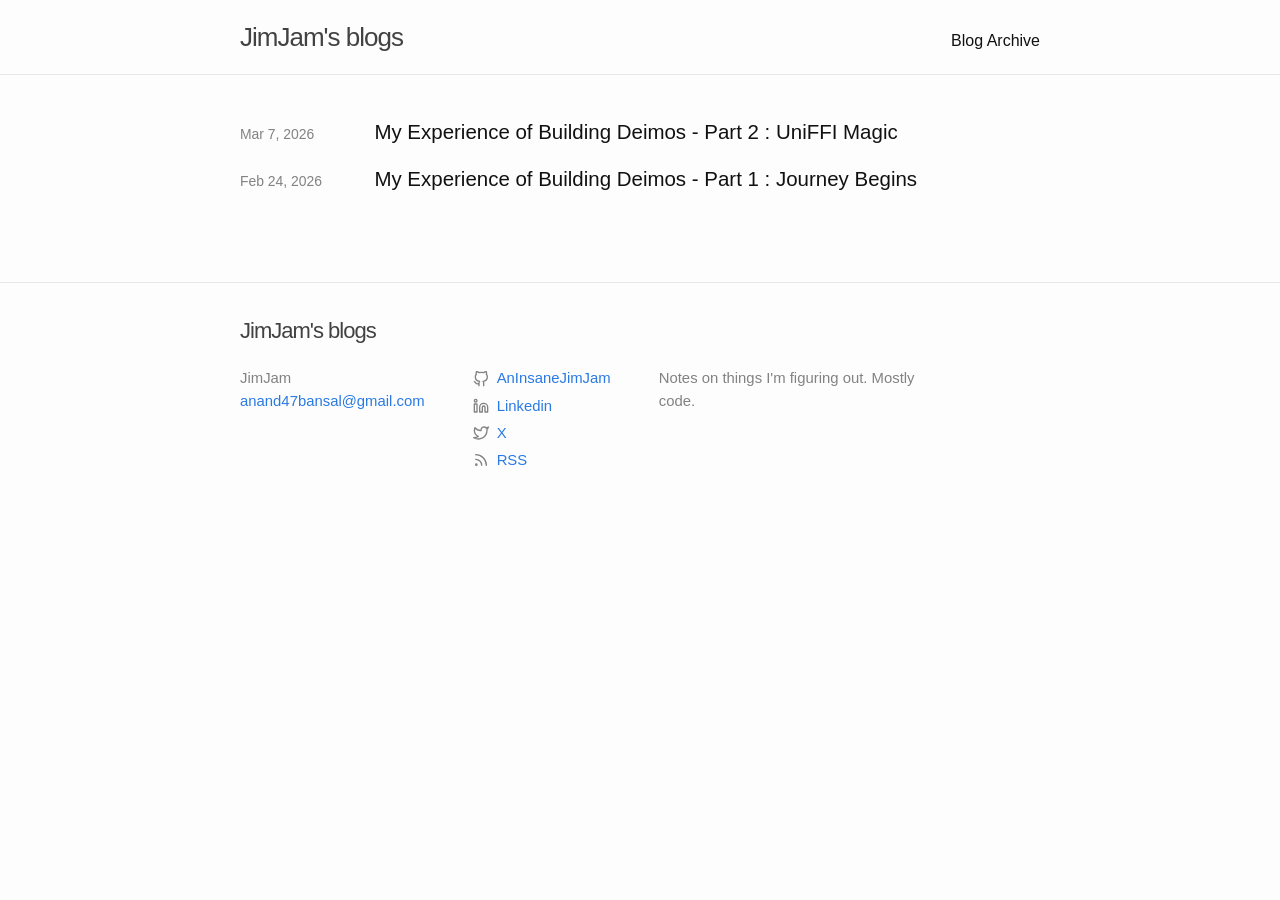
<file: docs/index.html>
<!doctype html>
<html lang="en">
<head>
<meta charset="utf-8">
<meta name="viewport" content="width=device-width, initial-scale=1">
<title>JimJam's blogs</title>
<link rel="alternate" type="application/rss+xml" title="JimJam's blogs" href="/feed.xml">
<link rel="stylesheet" href="/style.css">
</head>
<body>

<header><div class="wrap">
  <a class="site" href="/">JimJam's blogs</a>
  <nav><a href="/">Blog Archive</a></nav>
</div></header>

<main class="wrap">

<ul class="posts">
<li><span class="meta">Mar 7, 2026</span><a href="building-deimos-part-2/">My Experience of Building Deimos - Part 2 : UniFFI Magic</a></li>
<li><span class="meta">Feb 24, 2026</span><a href="building-deimos-part-1/">My Experience of Building Deimos - Part 1 : Journey Begins</a></li>
</ul>

</main>

<footer><div class="wrap">
  <p class="fname">JimJam's blogs</p>
  <div class="fcols">
    <p>JimJam<br><a href="mailto:anand47bansal@gmail.com">anand47bansal@gmail.com</a></p>
    <ul class="social">
      <li><a href="https://github.com/AnInsaneJimJam"><svg xmlns="http://www.w3.org/2000/svg" width="24" height="24" viewBox="0 0 24 24" fill="none" stroke="currentColor" stroke-width="2" stroke-linecap="round" stroke-linejoin="round" class="feather feather-github"><path d="M9 19c-5 1.5-5-2.5-7-3m14 6v-3.87a3.37 3.37 0 0 0-.94-2.61c3.14-.35 6.44-1.54 6.44-7A5.44 5.44 0 0 0 20 4.77 5.07 5.07 0 0 0 19.91 1S18.73.65 16 2.48a13.38 13.38 0 0 0-7 0C6.27.65 5.09 1 5.09 1A5.07 5.07 0 0 0 5 4.77a5.44 5.44 0 0 0-1.5 3.78c0 5.42 3.3 6.61 6.44 7A3.37 3.37 0 0 0 9 18.13V22"></path></svg><span>AnInsaneJimJam</span></a></li>
      <li><a href="https://www.linkedin.com/in/anand-bansal-2a10a4337/"><svg xmlns="http://www.w3.org/2000/svg" width="24" height="24" viewBox="0 0 24 24" fill="none" stroke="currentColor" stroke-width="2" stroke-linecap="round" stroke-linejoin="round" class="feather feather-linkedin"><path d="M16 8a6 6 0 0 1 6 6v7h-4v-7a2 2 0 0 0-2-2 2 2 0 0 0-2 2v7h-4v-7a6 6 0 0 1 6-6z"></path><rect x="2" y="9" width="4" height="12"></rect><circle cx="4" cy="4" r="2"></circle></svg><span>Linkedin</span></a></li>
      <li><a href="https://x.com/AnIdiotJimJam"><svg xmlns="http://www.w3.org/2000/svg" width="24" height="24" viewBox="0 0 24 24" fill="none" stroke="currentColor" stroke-width="2" stroke-linecap="round" stroke-linejoin="round" class="feather feather-twitter"><path d="M23 3a10.9 10.9 0 0 1-3.14 1.53 4.48 4.48 0 0 0-7.86 3v1A10.66 10.66 0 0 1 3 4s-4 9 5 13a11.64 11.64 0 0 1-7 2c9 5 20 0 20-11.5a4.5 4.5 0 0 0-.08-.83A7.72 7.72 0 0 0 23 3z"></path></svg><span>X</span></a></li>
      <li><a href="/feed.xml"><svg xmlns="http://www.w3.org/2000/svg" width="24" height="24" viewBox="0 0 24 24" fill="none" stroke="currentColor" stroke-width="2" stroke-linecap="round" stroke-linejoin="round" class="feather feather-rss"><path d="M4 11a9 9 0 0 1 9 9"></path><path d="M4 4a16 16 0 0 1 16 16"></path><circle cx="5" cy="19" r="1"></circle></svg><span>RSS</span></a></li>
    </ul>
    <p class="blurb">Notes on things I'm figuring out. Mostly code.</p>
  </div>
</div></footer>

</body>
</html>
</file>
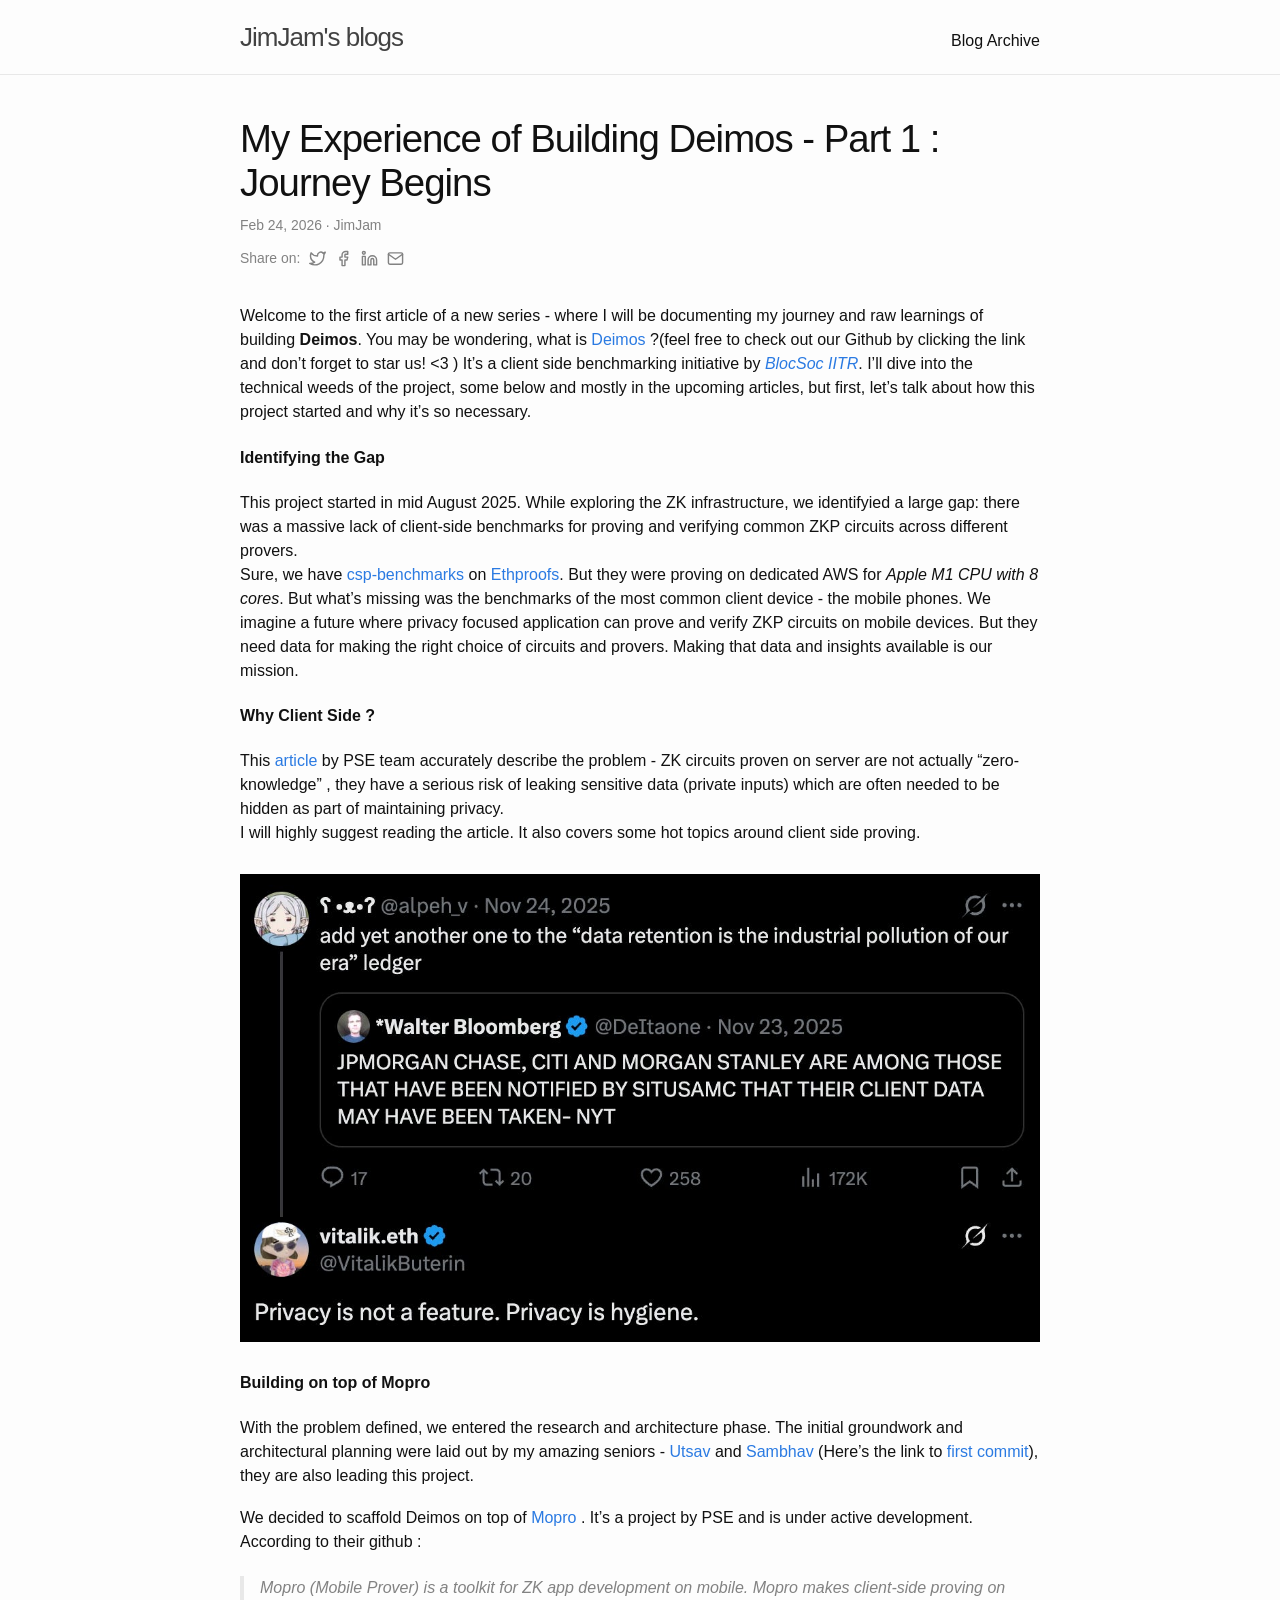
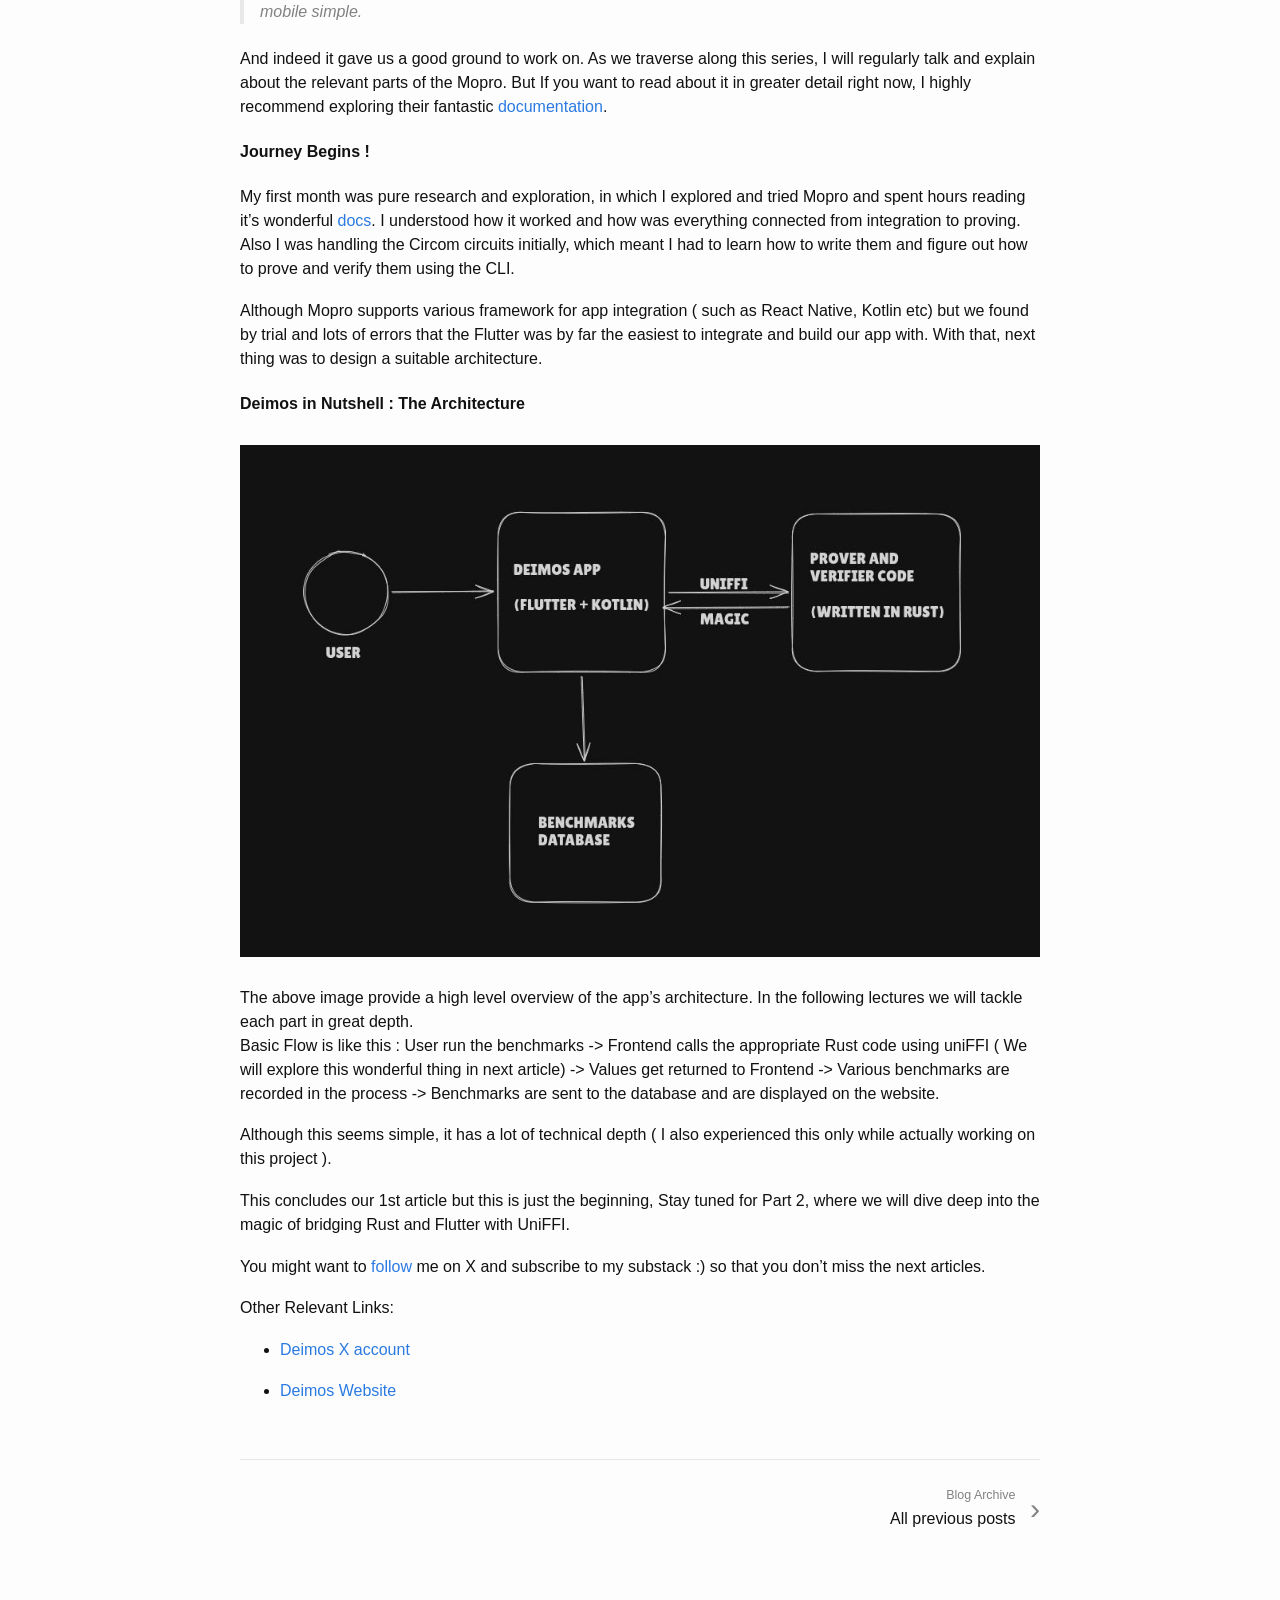
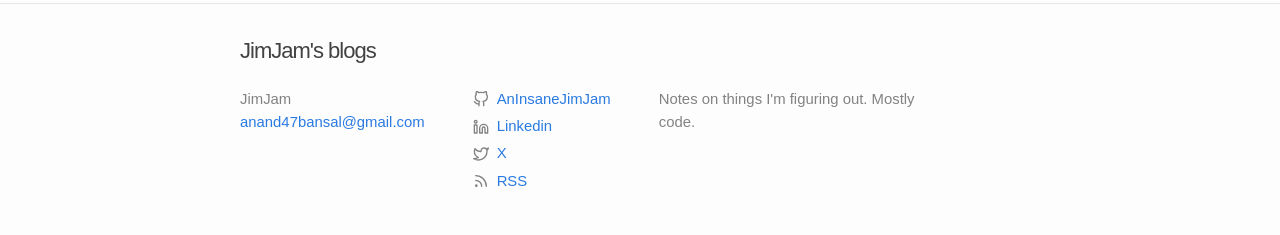
<file: docs/building-deimos-part-1/index.html>
<!doctype html>
<html lang="en">
<head>
<meta charset="utf-8">
<meta name="viewport" content="width=device-width, initial-scale=1">
<title>My Experience of Building Deimos - Part 1 : Journey Begins</title>
<link rel="alternate" type="application/rss+xml" title="JimJam's blogs" href="/feed.xml">
<link rel="stylesheet" href="/style.css">
</head>
<body>

<header><div class="wrap">
  <a class="site" href="/">JimJam's blogs</a>
  <nav><a href="/">Blog Archive</a></nav>
</div></header>

<main class="wrap">
<h1>My Experience of Building Deimos - Part 1 : Journey Begins</h1><p class="meta">Feb 24, 2026 &middot; JimJam</p><p class="share"><span>Share on:</span><a href="https://twitter.com/intent/tweet?url=https%3A%2F%2Fblog.anandbansal.me%2Fbuilding-deimos-part-1%2F&text=My%20Experience%20of%20Building%20Deimos%20-%20Part%201%20%3A%20Journey%20Begins" title="Share on twitter" aria-label="Share on twitter" rel="noopener" target="_blank"><svg xmlns="http://www.w3.org/2000/svg" width="24" height="24" viewBox="0 0 24 24" fill="none" stroke="currentColor" stroke-width="2" stroke-linecap="round" stroke-linejoin="round" class="feather feather-twitter"><path d="M23 3a10.9 10.9 0 0 1-3.14 1.53 4.48 4.48 0 0 0-7.86 3v1A10.66 10.66 0 0 1 3 4s-4 9 5 13a11.64 11.64 0 0 1-7 2c9 5 20 0 20-11.5a4.5 4.5 0 0 0-.08-.83A7.72 7.72 0 0 0 23 3z"></path></svg></a><a href="https://www.facebook.com/sharer/sharer.php?u=https%3A%2F%2Fblog.anandbansal.me%2Fbuilding-deimos-part-1%2F" title="Share on facebook" aria-label="Share on facebook" rel="noopener" target="_blank"><svg xmlns="http://www.w3.org/2000/svg" width="24" height="24" viewBox="0 0 24 24" fill="none" stroke="currentColor" stroke-width="2" stroke-linecap="round" stroke-linejoin="round" class="feather feather-facebook"><path d="M18 2h-3a5 5 0 0 0-5 5v3H7v4h3v8h4v-8h3l1-4h-4V7a1 1 0 0 1 1-1h3z"></path></svg></a><a href="https://www.linkedin.com/sharing/share-offsite/?url=https%3A%2F%2Fblog.anandbansal.me%2Fbuilding-deimos-part-1%2F" title="Share on linkedin" aria-label="Share on linkedin" rel="noopener" target="_blank"><svg xmlns="http://www.w3.org/2000/svg" width="24" height="24" viewBox="0 0 24 24" fill="none" stroke="currentColor" stroke-width="2" stroke-linecap="round" stroke-linejoin="round" class="feather feather-linkedin"><path d="M16 8a6 6 0 0 1 6 6v7h-4v-7a2 2 0 0 0-2-2 2 2 0 0 0-2 2v7h-4v-7a6 6 0 0 1 6-6z"></path><rect x="2" y="9" width="4" height="12"></rect><circle cx="4" cy="4" r="2"></circle></svg></a><a href="mailto:?subject=My%20Experience%20of%20Building%20Deimos%20-%20Part%201%20%3A%20Journey%20Begins&body=https%3A%2F%2Fblog.anandbansal.me%2Fbuilding-deimos-part-1%2F" title="Share on mail" aria-label="Share on mail" rel="noopener" target="_blank"><svg xmlns="http://www.w3.org/2000/svg" width="24" height="24" viewBox="0 0 24 24" fill="none" stroke="currentColor" stroke-width="2" stroke-linecap="round" stroke-linejoin="round" class="feather feather-mail"><path d="M4 4h16c1.1 0 2 .9 2 2v12c0 1.1-.9 2-2 2H4c-1.1 0-2-.9-2-2V6c0-1.1.9-2 2-2z"></path><polyline points="22,6 12,13 2,6"></polyline></svg></a></p>
<p>Welcome to the first article of a new series - where I will be documenting my journey and raw learnings of building <strong>Deimos</strong>. You may be wondering, what is <a href="https://github.com/BlocSoc-iitr/Deimos">Deimos</a> ?(feel free to check out our Github by clicking the link and don&rsquo;t forget to star us! &lt;3 ) It&rsquo;s a client side benchmarking initiative by <em><a href="https://blocsoc.eth.limo/">BlocSoc IITR</a></em>. I&rsquo;ll dive into the technical weeds of the project, some below and mostly in the upcoming articles, but first, let&rsquo;s talk about how this project started and why it&rsquo;s so necessary. </p>
<h4>Identifying the Gap</h4>
<p>This project started in mid August 2025. While exploring the ZK infrastructure, we identifyied a large gap: there was a massive lack of client-side benchmarks for proving and verifying common ZKP circuits across different provers.<br />
Sure, we have <a href="https://github.com/privacy-ethereum/csp-benchmarks">csp-benchmarks</a> on <a href="https://ethproofs.org/csp-benchmarks">Ethproofs</a>. But they were proving on dedicated AWS for <em>Apple M1 CPU with 8 cores</em>. But what&rsquo;s missing was the benchmarks of the most common client device - the mobile phones. We imagine a future where privacy focused application can prove and verify ZKP circuits on mobile devices. But they need data for making the right choice of circuits and provers. Making that data and insights available is our mission.</p>
<h4>Why Client Side ?</h4>
<p>This <a href="https://pse.dev/blog/client-side-gpu-everyday-ef-privacy">article</a> by PSE team accurately describe the problem - ZK circuits proven on server are not actually &ldquo;zero-knowledge&rdquo; , they have a serious risk of leaking sensitive data (private inputs) which are often needed to be hidden as part of maintaining privacy.<br />
I will highly suggest reading the article. It also covers some hot topics around client side proving.</p>
<p><a href="https://substackcdn.com/image/fetch/$s_!gdRY!,f_auto,q_auto:good,fl_progressive:steep/https%3A%2F%2Fsubstack-post-media.s3.amazonaws.com%2Fpublic%2Fimages%2Fc25aa184-a5d3-4c46-b5dc-71ba2c012392_1176x688.png"><img alt="privacy-is-hygiene" src="img1.png" /></a></p>
<h4>Building on top of Mopro</h4>
<p>With the problem defined, we entered the research and architecture phase. The initial groundwork and architectural planning were laid out by my amazing seniors - <a href="https://x.com/0x_senpai_x">Utsav </a> and <a href="https://x.com/0x_Wyrm">Sambhav</a> (Here&rsquo;s the link to <a href="https://github.com/BlocSoc-iitr/Deimos/commit/5ffde5606c9167bf0aa81b2a57cf2f94dfaa3d02">first commit</a>), they are also leading this project.</p>
<p>We decided to scaffold Deimos on top of <a href="https://github.com/zkmopro/mopro">Mopro</a> . It&rsquo;s a project by PSE and is under active development. According to their github :</p>
<blockquote>
<p><em>Mopro (Mobile Prover) is a toolkit for ZK app development on mobile. Mopro makes client-side proving on mobile simple.</em></p>
</blockquote>
<p>And indeed it gave us a good ground to work on. As we traverse along this series, I will regularly talk and explain about the relevant parts of the Mopro. But If you want to read about it in greater detail right now, I highly recommend exploring their fantastic <a href="https://zkmopro.org/docs/intro/">documentation</a>.  </p>
<h4>Journey Begins !</h4>
<p>My first month was pure research and exploration, in which I explored and tried Mopro and spent hours reading it&rsquo;s wonderful <a href="https://zkmopro.org/docs/intro/">docs</a>. I understood how it worked and how was everything connected from integration to proving. Also I was handling the Circom circuits initially, which meant I had to learn how to write them and figure out how to prove and verify them using the CLI. </p>
<p>Although Mopro supports various framework for app integration ( such as React Native, Kotlin etc) but we found by trial and lots of errors that the Flutter was by far the easiest to integrate and build our app with. With that, next thing was to design a suitable architecture.</p>
<h4>Deimos in Nutshell : The Architecture</h4>
<p><a href="https://substackcdn.com/image/fetch/$s_!7ksa!,f_auto,q_auto:good,fl_progressive:steep/https%3A%2F%2Fsubstack-post-media.s3.amazonaws.com%2Fpublic%2Fimages%2Ff2517148-7d2d-4f4d-86c5-e164734bd0dd_1003x642.png"><img alt="" src="img2.png" /></a></p>
<p>The above image provide a high level overview of the app&rsquo;s architecture. In the following lectures we will tackle each part in great depth.<br />
Basic Flow is like this : User run the benchmarks -&gt; Frontend calls the appropriate Rust code using uniFFI ( We will explore this wonderful thing in next article) -&gt; Values get returned to Frontend -&gt; Various benchmarks are recorded in the process -&gt; Benchmarks are sent to the database and are displayed on the website.</p>
<p>Although this seems simple, it has a lot of technical depth ( I also experienced this only while actually working on this project ).  </p>
<p>This concludes our 1st article but this is just the beginning, Stay tuned for Part 2, where we will dive deep into the magic of bridging Rust and Flutter with UniFFI.</p>
<p>You might want to <a href="https://x.com/AnIdiotJimJam">follow</a> me on X and subscribe to my substack :) so that you don&rsquo;t miss the next articles.  </p>
<p>Other Relevant Links: </p>
<ul>
<li>
<p><a href="https://x.com/Deimos_Labs">Deimos X account</a></p>
</li>
<li>
<p><a href="https://deimos-werw.vercel.app/">Deimos Website </a></p>
</li>
</ul>
<nav class="postnav"><span></span><a class="next" href="/"><span><span class="lbl">Blog Archive</span><span class="t">All previous posts</span></span><span class="arrow">&rsaquo;</span></a></nav>
</main>

<footer><div class="wrap">
  <p class="fname">JimJam's blogs</p>
  <div class="fcols">
    <p>JimJam<br><a href="mailto:anand47bansal@gmail.com">anand47bansal@gmail.com</a></p>
    <ul class="social">
      <li><a href="https://github.com/AnInsaneJimJam"><svg xmlns="http://www.w3.org/2000/svg" width="24" height="24" viewBox="0 0 24 24" fill="none" stroke="currentColor" stroke-width="2" stroke-linecap="round" stroke-linejoin="round" class="feather feather-github"><path d="M9 19c-5 1.5-5-2.5-7-3m14 6v-3.87a3.37 3.37 0 0 0-.94-2.61c3.14-.35 6.44-1.54 6.44-7A5.44 5.44 0 0 0 20 4.77 5.07 5.07 0 0 0 19.91 1S18.73.65 16 2.48a13.38 13.38 0 0 0-7 0C6.27.65 5.09 1 5.09 1A5.07 5.07 0 0 0 5 4.77a5.44 5.44 0 0 0-1.5 3.78c0 5.42 3.3 6.61 6.44 7A3.37 3.37 0 0 0 9 18.13V22"></path></svg><span>AnInsaneJimJam</span></a></li>
      <li><a href="https://www.linkedin.com/in/anand-bansal-2a10a4337/"><svg xmlns="http://www.w3.org/2000/svg" width="24" height="24" viewBox="0 0 24 24" fill="none" stroke="currentColor" stroke-width="2" stroke-linecap="round" stroke-linejoin="round" class="feather feather-linkedin"><path d="M16 8a6 6 0 0 1 6 6v7h-4v-7a2 2 0 0 0-2-2 2 2 0 0 0-2 2v7h-4v-7a6 6 0 0 1 6-6z"></path><rect x="2" y="9" width="4" height="12"></rect><circle cx="4" cy="4" r="2"></circle></svg><span>Linkedin</span></a></li>
      <li><a href="https://x.com/AnIdiotJimJam"><svg xmlns="http://www.w3.org/2000/svg" width="24" height="24" viewBox="0 0 24 24" fill="none" stroke="currentColor" stroke-width="2" stroke-linecap="round" stroke-linejoin="round" class="feather feather-twitter"><path d="M23 3a10.9 10.9 0 0 1-3.14 1.53 4.48 4.48 0 0 0-7.86 3v1A10.66 10.66 0 0 1 3 4s-4 9 5 13a11.64 11.64 0 0 1-7 2c9 5 20 0 20-11.5a4.5 4.5 0 0 0-.08-.83A7.72 7.72 0 0 0 23 3z"></path></svg><span>X</span></a></li>
      <li><a href="/feed.xml"><svg xmlns="http://www.w3.org/2000/svg" width="24" height="24" viewBox="0 0 24 24" fill="none" stroke="currentColor" stroke-width="2" stroke-linecap="round" stroke-linejoin="round" class="feather feather-rss"><path d="M4 11a9 9 0 0 1 9 9"></path><path d="M4 4a16 16 0 0 1 16 16"></path><circle cx="5" cy="19" r="1"></circle></svg><span>RSS</span></a></li>
    </ul>
    <p class="blurb">Notes on things I'm figuring out. Mostly code.</p>
  </div>
</div></footer>

</body>
</html>
</file>
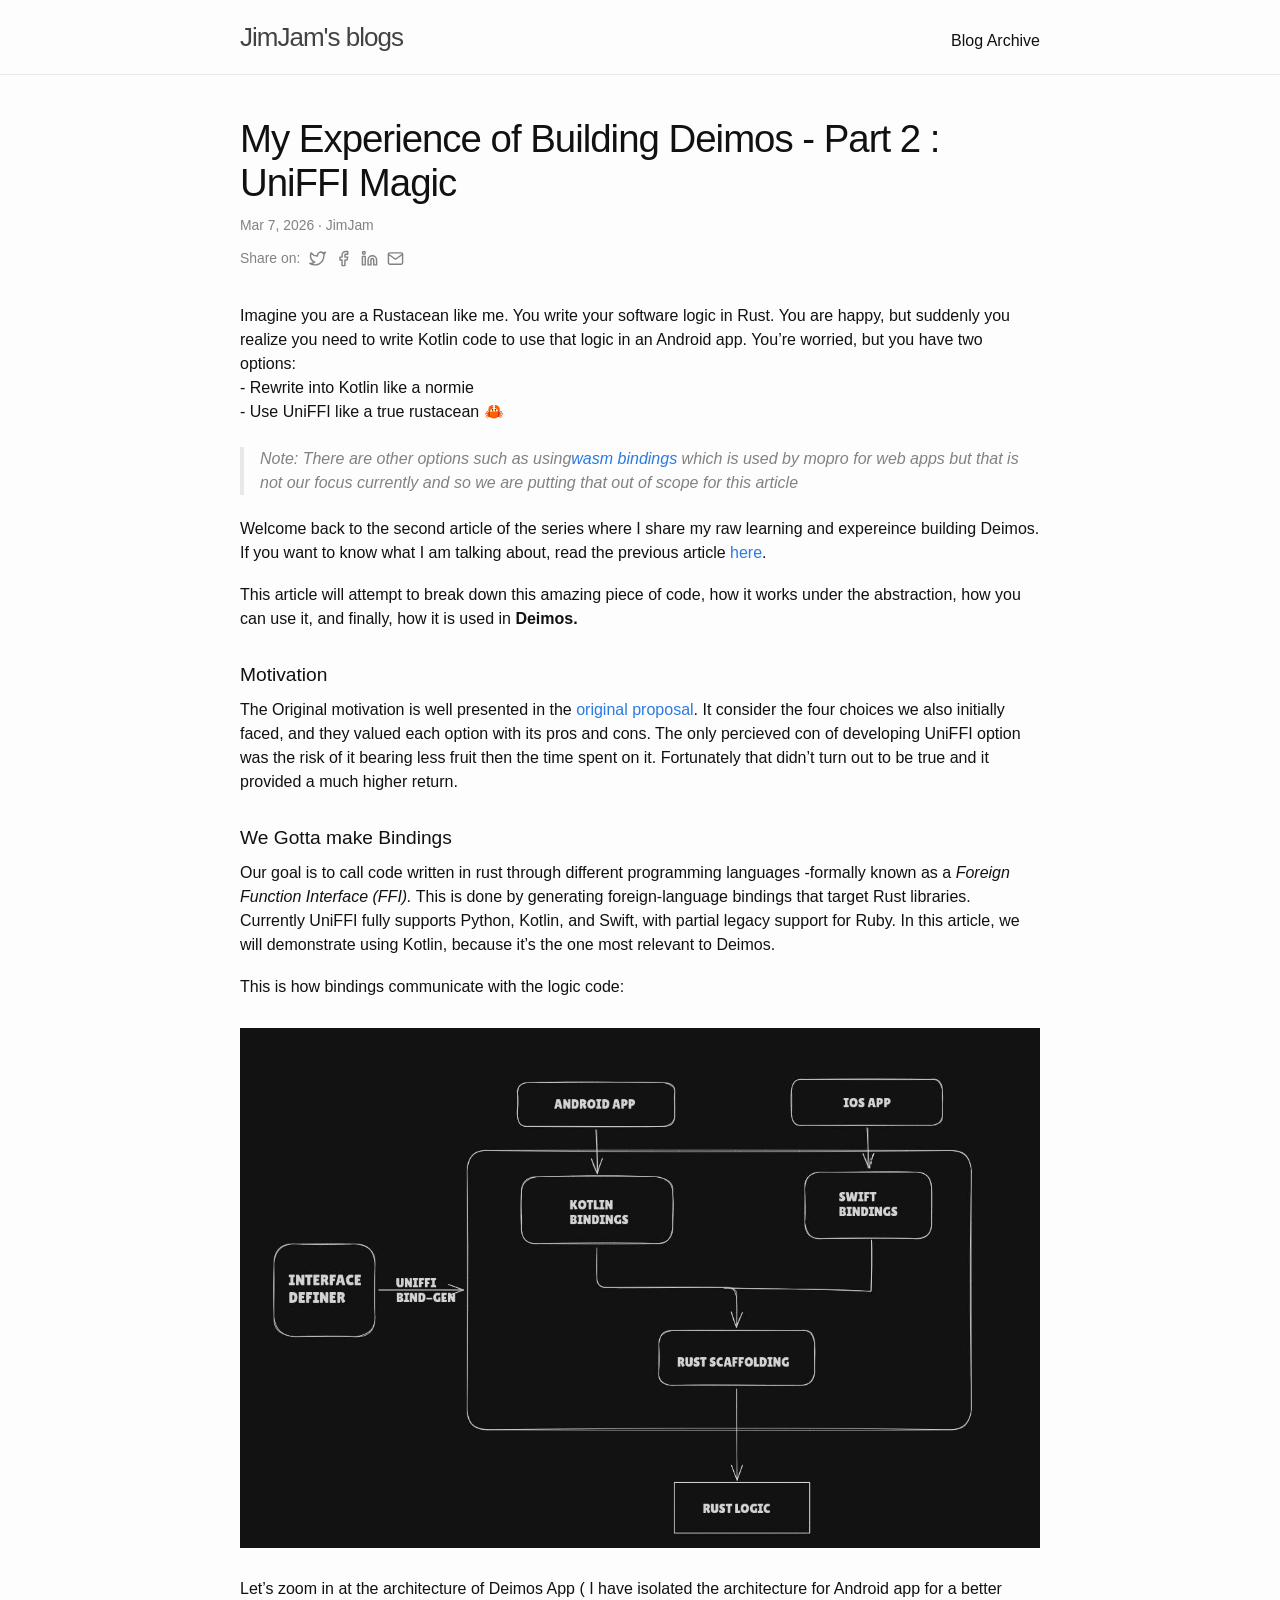
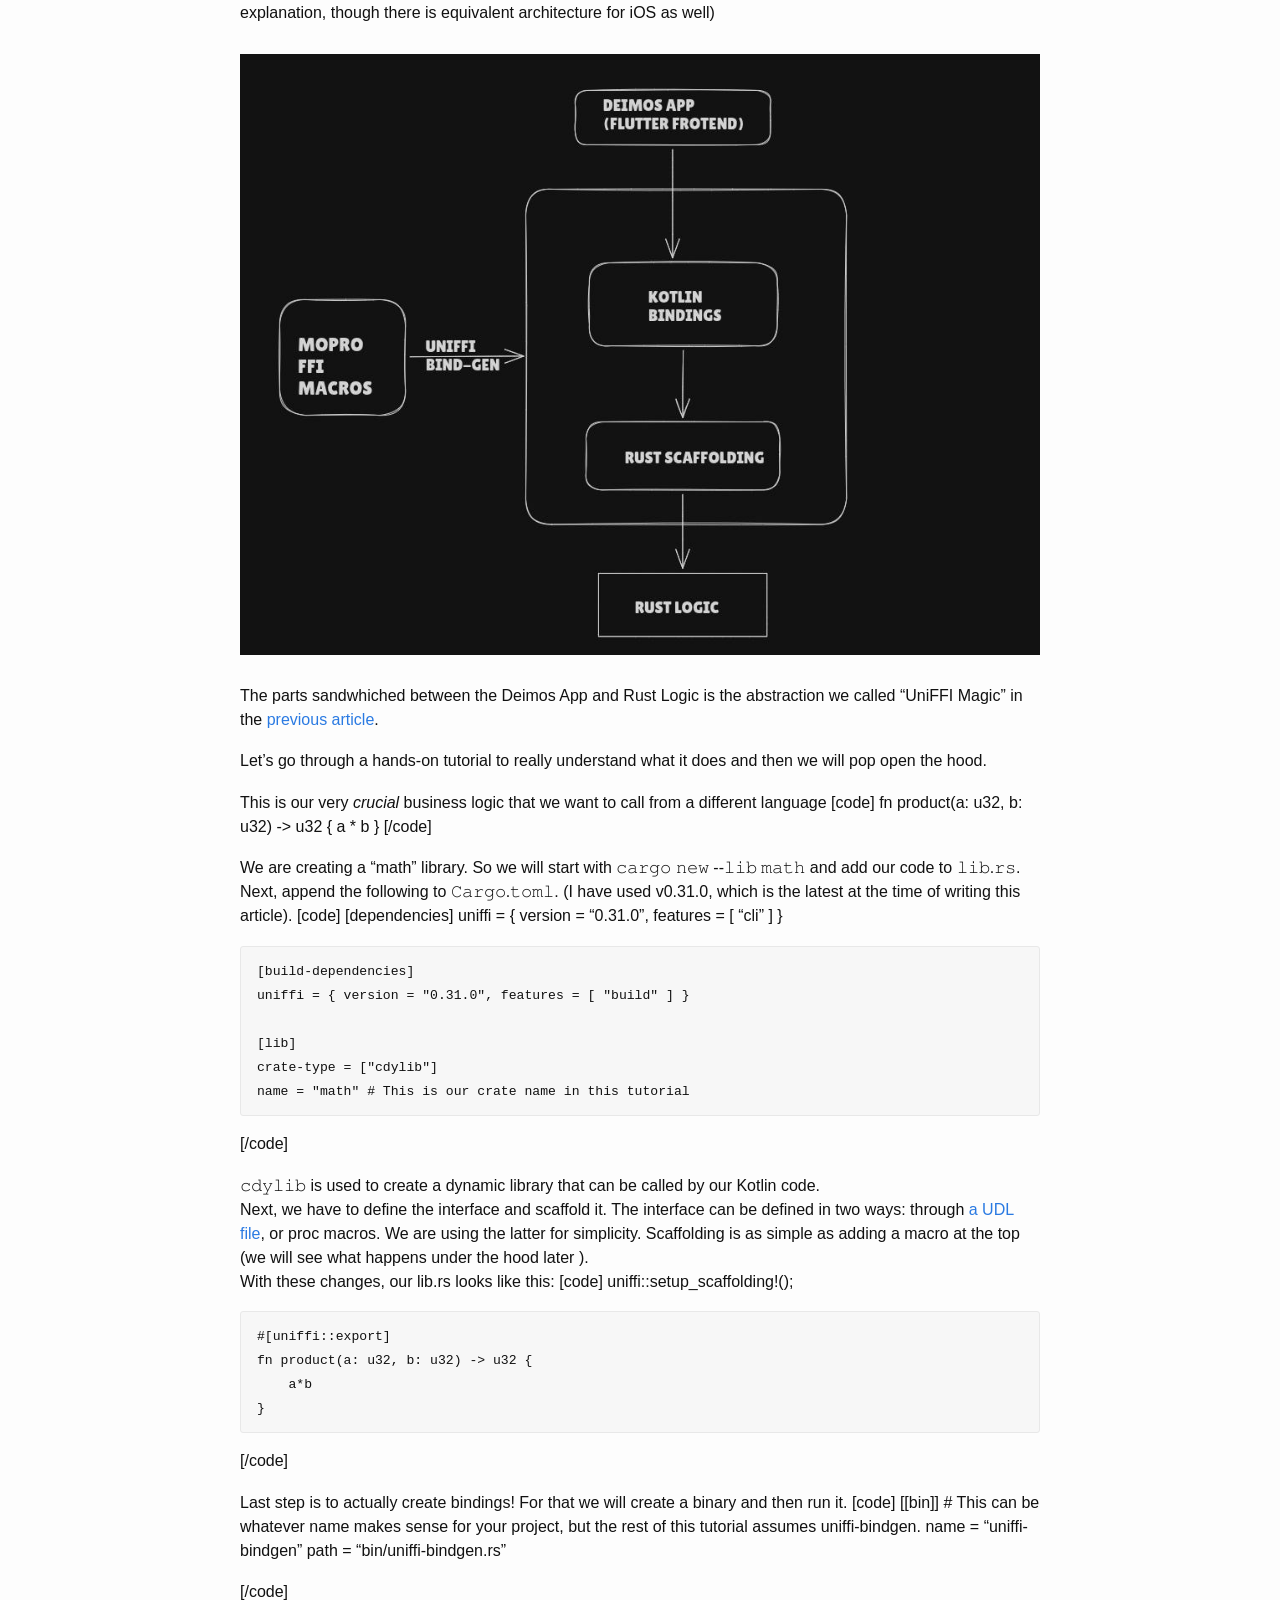
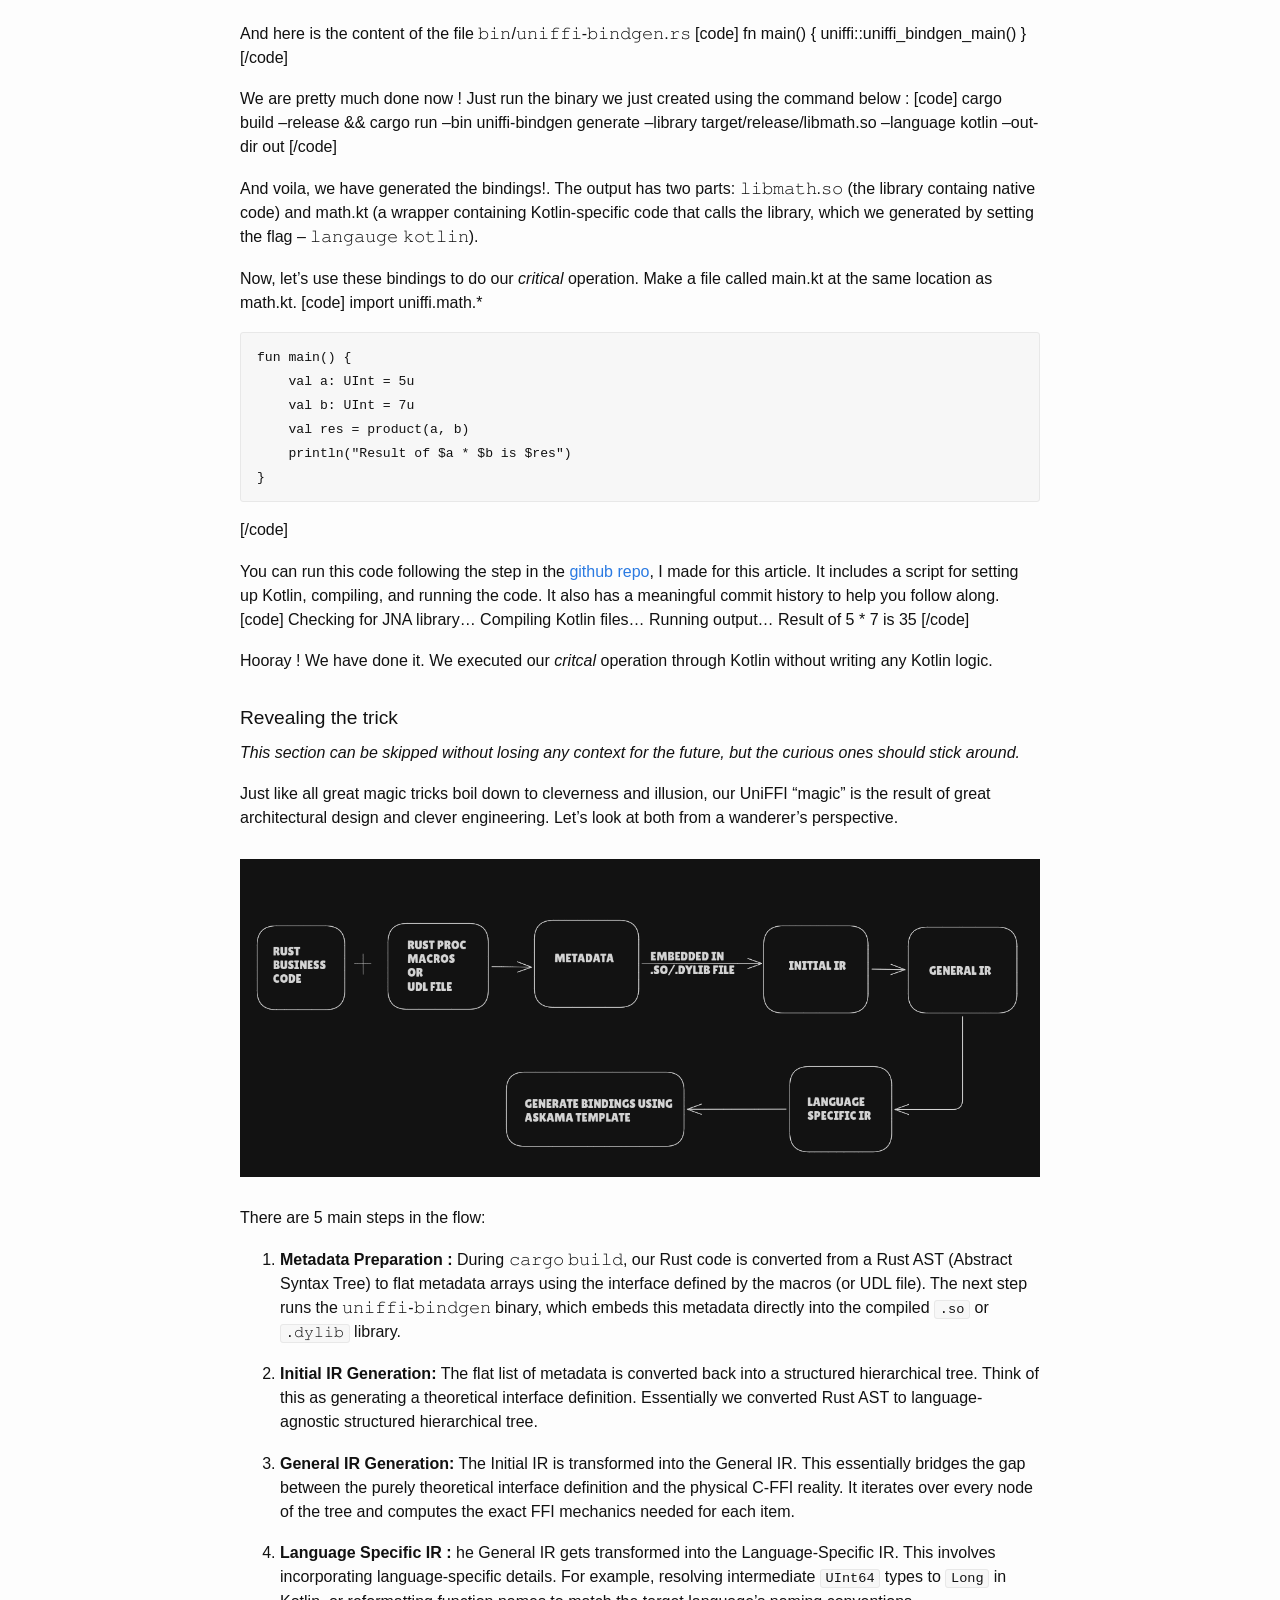
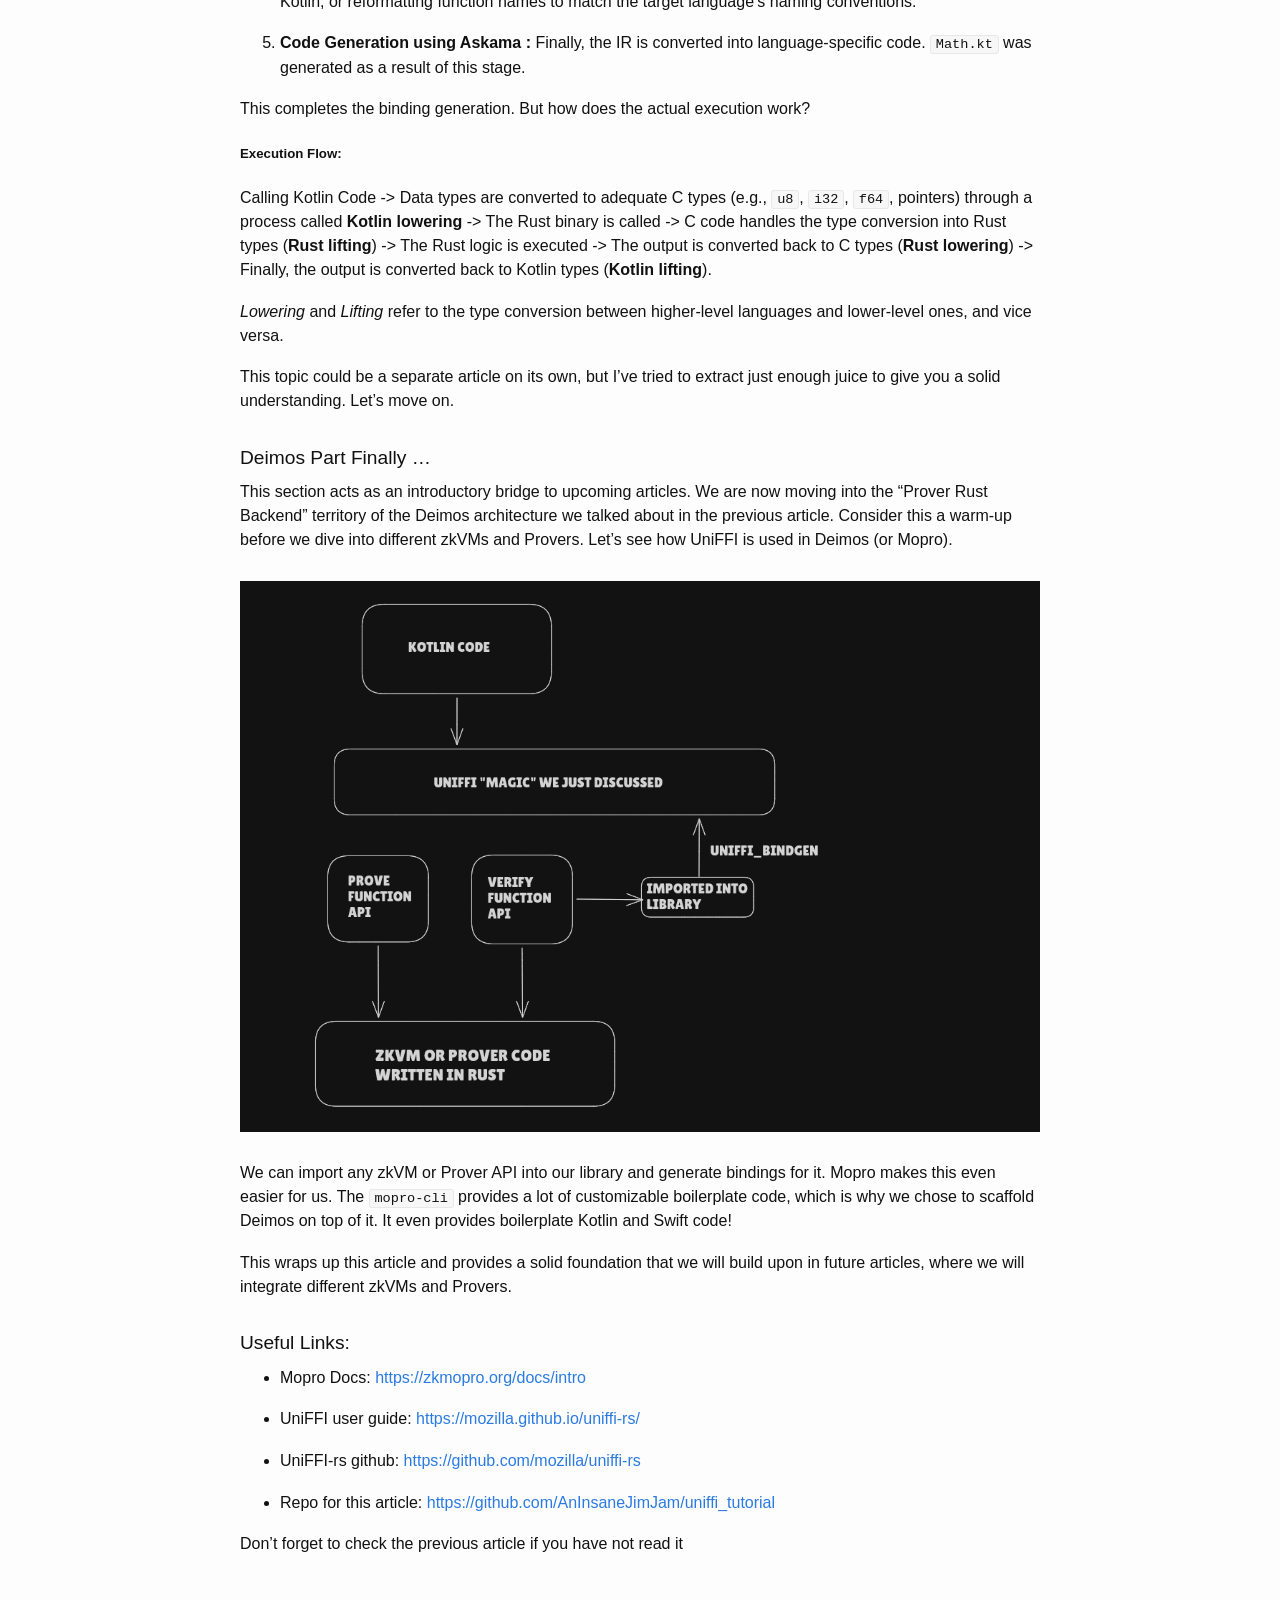
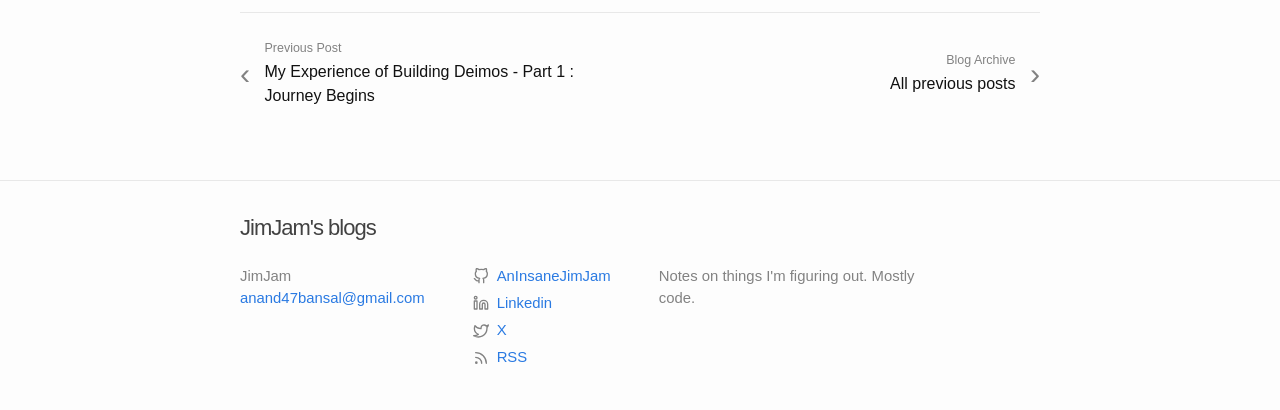
<file: docs/building-deimos-part-2/index.html>
<!doctype html>
<html lang="en">
<head>
<meta charset="utf-8">
<meta name="viewport" content="width=device-width, initial-scale=1">
<title>My Experience of Building Deimos - Part 2 : UniFFI Magic</title>
<link rel="alternate" type="application/rss+xml" title="JimJam's blogs" href="/feed.xml">
<link rel="stylesheet" href="/style.css">
</head>
<body>

<header><div class="wrap">
  <a class="site" href="/">JimJam's blogs</a>
  <nav><a href="/">Blog Archive</a></nav>
</div></header>

<main class="wrap">
<h1>My Experience of Building Deimos - Part 2 : UniFFI Magic</h1><p class="meta">Mar 7, 2026 &middot; JimJam</p><p class="share"><span>Share on:</span><a href="https://twitter.com/intent/tweet?url=https%3A%2F%2Fblog.anandbansal.me%2Fbuilding-deimos-part-2%2F&text=My%20Experience%20of%20Building%20Deimos%20-%20Part%202%20%3A%20UniFFI%20Magic" title="Share on twitter" aria-label="Share on twitter" rel="noopener" target="_blank"><svg xmlns="http://www.w3.org/2000/svg" width="24" height="24" viewBox="0 0 24 24" fill="none" stroke="currentColor" stroke-width="2" stroke-linecap="round" stroke-linejoin="round" class="feather feather-twitter"><path d="M23 3a10.9 10.9 0 0 1-3.14 1.53 4.48 4.48 0 0 0-7.86 3v1A10.66 10.66 0 0 1 3 4s-4 9 5 13a11.64 11.64 0 0 1-7 2c9 5 20 0 20-11.5a4.5 4.5 0 0 0-.08-.83A7.72 7.72 0 0 0 23 3z"></path></svg></a><a href="https://www.facebook.com/sharer/sharer.php?u=https%3A%2F%2Fblog.anandbansal.me%2Fbuilding-deimos-part-2%2F" title="Share on facebook" aria-label="Share on facebook" rel="noopener" target="_blank"><svg xmlns="http://www.w3.org/2000/svg" width="24" height="24" viewBox="0 0 24 24" fill="none" stroke="currentColor" stroke-width="2" stroke-linecap="round" stroke-linejoin="round" class="feather feather-facebook"><path d="M18 2h-3a5 5 0 0 0-5 5v3H7v4h3v8h4v-8h3l1-4h-4V7a1 1 0 0 1 1-1h3z"></path></svg></a><a href="https://www.linkedin.com/sharing/share-offsite/?url=https%3A%2F%2Fblog.anandbansal.me%2Fbuilding-deimos-part-2%2F" title="Share on linkedin" aria-label="Share on linkedin" rel="noopener" target="_blank"><svg xmlns="http://www.w3.org/2000/svg" width="24" height="24" viewBox="0 0 24 24" fill="none" stroke="currentColor" stroke-width="2" stroke-linecap="round" stroke-linejoin="round" class="feather feather-linkedin"><path d="M16 8a6 6 0 0 1 6 6v7h-4v-7a2 2 0 0 0-2-2 2 2 0 0 0-2 2v7h-4v-7a6 6 0 0 1 6-6z"></path><rect x="2" y="9" width="4" height="12"></rect><circle cx="4" cy="4" r="2"></circle></svg></a><a href="mailto:?subject=My%20Experience%20of%20Building%20Deimos%20-%20Part%202%20%3A%20UniFFI%20Magic&body=https%3A%2F%2Fblog.anandbansal.me%2Fbuilding-deimos-part-2%2F" title="Share on mail" aria-label="Share on mail" rel="noopener" target="_blank"><svg xmlns="http://www.w3.org/2000/svg" width="24" height="24" viewBox="0 0 24 24" fill="none" stroke="currentColor" stroke-width="2" stroke-linecap="round" stroke-linejoin="round" class="feather feather-mail"><path d="M4 4h16c1.1 0 2 .9 2 2v12c0 1.1-.9 2-2 2H4c-1.1 0-2-.9-2-2V6c0-1.1.9-2 2-2z"></path><polyline points="22,6 12,13 2,6"></polyline></svg></a></p>
<p>Imagine you are a Rustacean like me. You write your software logic in Rust. You are happy, but suddenly you realize you need to write Kotlin code to use that logic in an Android app. You&rsquo;re worried, but you have two options:<br />
- Rewrite into Kotlin like a normie <br />
- Use UniFFI like a true rustacean 🦀</p>
<blockquote>
<p><em>Note: There are other options such as using<a href="https://github.com/wasm-bindgen/wasm-bindgen">wasm bindings</a> which is used by mopro for web apps but that is not our focus currently and so we are putting that out of scope for this article</em></p>
</blockquote>
<p>Welcome back to the second article of the series where I share my raw learning and expereince building Deimos. If you want to know what I am talking about, read the previous article <a href="https://open.substack.com/pub/jimjam908460/p/my-experience-of-building-deimos?r=6t71oe&amp;utm_campaign=post&amp;utm_medium=web">here</a>.</p>
<p>This article will attempt to break down this amazing piece of code, how it works under the abstraction, how you can use it, and finally, how it is used in <strong>Deimos.</strong></p>
<h3>Motivation</h3>
<p>The Original motivation is well presented in the <a href="https://github.com/mozilla/uniffi-rs/blob/main/docs/adr/0000-whats-the-big-idea.md">original proposal</a>. It consider the four choices we also initially faced, and they valued each option with its pros and cons. The only percieved con of developing UniFFI option was the risk of it bearing less fruit then the time spent on it. Fortunately that didn&rsquo;t turn out to be true and it provided a much higher return.</p>
<h3>We Gotta make Bindings</h3>
<p>Our goal is to call code written in rust through different programming languages -formally known as a <em>Foreign Function Interface (FFI).</em> This is done by generating foreign-language bindings that target Rust libraries. Currently UniFFI fully supports Python, Kotlin, and Swift, with partial legacy support for Ruby. In this article, we will demonstrate using Kotlin, because it&rsquo;s the one most relevant to Deimos. </p>
<p>This is how bindings communicate with the logic code:</p>
<p><a href="https://substackcdn.com/image/fetch/$s_!EkAy!,f_auto,q_auto:good,fl_progressive:steep/https%3A%2F%2Fsubstack-post-media.s3.amazonaws.com%2Fpublic%2Fimages%2F05983049-8fd8-49a0-b7ff-1f29d9929cd6_1189x774.png"><img alt="" src="img1.png" /></a></p>
<p>Let&rsquo;s zoom in at the architecture of Deimos App ( I have isolated the architecture for Android app for a better explanation, though there is equivalent architecture for iOS as well) </p>
<p><a href="https://substackcdn.com/image/fetch/$s_!wgdS!,f_auto,q_auto:good,fl_progressive:steep/https%3A%2F%2Fsubstack-post-media.s3.amazonaws.com%2Fpublic%2Fimages%2F253d93e2-9463-4874-b74c-54adc3f4b6ac_956x718.png"><img alt="" src="img2.png" /></a></p>
<p>The parts sandwhiched between the Deimos App and Rust Logic is the abstraction we called &ldquo;UniFFI Magic&rdquo; in the <a href="https://open.substack.com/pub/jimjam908460/p/my-experience-of-building-deimos?r=6t71oe&amp;utm_campaign=post&amp;utm_medium=web">previous article</a>.</p>
<p>Let&rsquo;s go through a hands-on tutorial to really understand what it does and then we will pop open the hood.</p>
<p>This is our very <em>crucial</em> business logic that we want to call from a different language
[code]
    fn product(a: u32, b: u32) -&gt; u32 {
        a * b
    }
[/code]</p>
<p>We are creating a &ldquo;math&rdquo; library. So we will start with 𝚌𝚊𝚛𝚐𝚘 𝚗𝚎𝚠 --𝚕𝚒𝚋 𝚖𝚊𝚝𝚑 and add our code to 𝚕𝚒𝚋.𝚛𝚜. Next, append the following to 𝙲𝚊𝚛𝚐𝚘.𝚝𝚘𝚖𝚕. (I have used v0.31.0, which is the latest at the time of writing this article).
[code]
    [dependencies]
    uniffi = { version = &ldquo;0.31.0&rdquo;, features = [ &ldquo;cli&rdquo; ] }</p>
<pre><code>[build-dependencies]
uniffi = { version = "0.31.0", features = [ "build" ] }

[lib]
crate-type = ["cdylib"]
name = "math" # This is our crate name in this tutorial
</code></pre>
<p>[/code]</p>
<p>𝚌𝚍𝚢𝚕𝚒𝚋 is used to create a dynamic library that can be called by our Kotlin code. <br />
Next, we have to define the interface and scaffold it. The interface can be defined in two ways: through <a href="https://mozilla.github.io/uniffi-rs/latest/tutorial/udl_file.html">a UDL file</a>, or proc macros. We are using the latter for simplicity. Scaffolding is as simple as adding a macro at the top (we will see what happens under the hood later ).<br />
With these changes, our lib.rs looks like this:
[code]
    uniffi::setup_scaffolding!();</p>
<pre><code>#[uniffi::export]
fn product(a: u32, b: u32) -&gt; u32 {
    a*b
}
</code></pre>
<p>[/code]</p>
<p>Last step is to actually create bindings! For that we will create a binary and then run it.
[code]
    [[bin]]
    # This can be whatever name makes sense for your project, but the rest of this tutorial assumes uniffi-bindgen.
    name = &ldquo;uniffi-bindgen&rdquo;
    path = &ldquo;bin/uniffi-bindgen.rs&rdquo;</p>
<p>[/code]</p>
<p>And here is the content of the file 𝚋𝚒𝚗/𝚞𝚗𝚒𝚏𝚏𝚒-𝚋𝚒𝚗𝚍𝚐𝚎𝚗.𝚛𝚜
[code]
    fn main() {
        uniffi::uniffi_bindgen_main()
    }
[/code]</p>
<p>We are pretty much done now ! Just run the binary we just created using the command below :
[code]
    cargo build &ndash;release &amp;&amp; cargo run &ndash;bin uniffi-bindgen generate &ndash;library target/release/libmath.so &ndash;language kotlin &ndash;out-dir out
[/code]</p>
<p>And voila, we have generated the bindings!. The output has two parts: 𝚕𝚒𝚋𝚖𝚊𝚝𝚑.𝚜𝚘 (the library containg native code) and math.kt (a wrapper containing Kotlin-specific code that calls the library, which we generated by setting the flag &ndash; 𝚕𝚊𝚗𝚐𝚊𝚞𝚐𝚎 𝚔𝚘𝚝𝚕𝚒𝚗).</p>
<p>Now, let&rsquo;s use these bindings to do our <em>critical</em> operation. Make a file called main.kt at the same location as math.kt.
[code]
    import uniffi.math.*</p>
<pre><code>fun main() {
    val a: UInt = 5u
    val b: UInt = 7u
    val res = product(a, b)
    println("Result of $a * $b is $res")
}
</code></pre>
<p>[/code]</p>
<p>You can run this code following the step in the <a href="https://github.com/AnInsaneJimJam/uniffi_tutorial">github repo</a>, I made for this article. It includes a script for setting up Kotlin, compiling, and running the code. It also has a meaningful commit history to help you follow along.
[code]
    Checking for JNA library&hellip;
    Compiling Kotlin files&hellip;
    Running output&hellip;
    Result of 5 * 7 is 35
[/code]</p>
<p>Hooray ! We have done it. We executed our <em>critcal</em> operation through Kotlin without writing any Kotlin logic.</p>
<h3>Revealing the trick</h3>
<p><em>This section can be skipped without losing any context for the future, but the curious ones should stick around.</em></p>
<p>Just like all great magic tricks boil down to cleverness and illusion, our UniFFI &ldquo;magic&rdquo; is the result of great architectural design and clever engineering. Let&rsquo;s look at both from a wanderer&rsquo;s perspective.</p>
<p><a href="https://substackcdn.com/image/fetch/$s_!oCQv!,f_auto,q_auto:good,fl_progressive:steep/https%3A%2F%2Fsubstack-post-media.s3.amazonaws.com%2Fpublic%2Fimages%2F5e7f0018-7a86-419a-8db6-5c1558d2b36a_1284x511.png"><img alt="" src="img3.png" /></a></p>
<p>There are 5 main steps in the flow:</p>
<ol>
<li>
<p><strong>Metadata Preparation :</strong> During 𝚌𝚊𝚛𝚐𝚘 𝚋𝚞𝚒𝚕𝚍, our Rust code is converted from a Rust AST (Abstract Syntax Tree) to flat metadata arrays using the interface defined by the macros (or UDL file). The next step runs the 𝚞𝚗𝚒𝚏𝚏𝚒-𝚋𝚒𝚗𝚍𝚐𝚎𝚗 binary, which embeds this metadata directly into the compiled <code>.so</code> or <code>.𝚍𝚢𝚕𝚒𝚋</code> library.</p>
</li>
<li>
<p><strong>Initial IR Generation:</strong> The flat list of metadata is converted back into a structured hierarchical tree. Think of this as generating a theoretical interface definition. Essentially we converted Rust AST to language-agnostic structured hierarchical tree.</p>
</li>
<li>
<p><strong>General IR Generation:</strong> The Initial IR is transformed into the General IR. This essentially bridges the gap between the purely theoretical interface definition and the physical C-FFI reality. It iterates over every node of the tree and computes the exact FFI mechanics needed for each item.</p>
</li>
<li>
<p><strong>Language Specific IR :</strong> he General IR gets transformed into the Language-Specific IR. This involves incorporating language-specific details. For example, resolving intermediate <code>UInt64</code> types to <code>Long</code> in Kotlin, or reformatting function names to match the target language&rsquo;s naming conventions.</p>
</li>
<li>
<p><strong>Code Generation using Askama :</strong> Finally, the IR is converted into language-specific code. <code>Math.kt</code> was generated as a result of this stage.</p>
</li>
</ol>
<p>This completes the binding generation. But how does the actual execution work?</p>
<h5>Execution Flow:</h5>
<p>Calling Kotlin Code -&gt; Data types are converted to adequate C types (e.g., <code>u8</code>, <code>i32</code>, <code>f64</code>, pointers) through a process called <strong>Kotlin lowering</strong> -&gt; The Rust binary is called -&gt; C code handles the type conversion into Rust types (<strong>Rust lifting</strong>) -&gt; The Rust logic is executed -&gt; The output is converted back to C types (<strong>Rust lowering</strong>) -&gt; Finally, the output is converted back to Kotlin types (<strong>Kotlin lifting</strong>).</p>
<p><em>Lowering</em> and <em>Lifting</em> refer to the type conversion between higher-level languages and lower-level ones, and vice versa.</p>
<p>This topic could be a separate article on its own, but I&rsquo;ve tried to extract just enough juice to give you a solid understanding. Let&rsquo;s move on.</p>
<h3>Deimos Part Finally …</h3>
<p>This section acts as an introductory bridge to upcoming articles. We are now moving into the &ldquo;Prover Rust Backend&rdquo; territory of the Deimos architecture we talked about in the previous article. Consider this a warm-up before we dive into different zkVMs and Provers. Let&rsquo;s see how UniFFI is used in Deimos (or Mopro).</p>
<p><a href="https://substackcdn.com/image/fetch/$s_!jNH7!,f_auto,q_auto:good,fl_progressive:steep/https%3A%2F%2Fsubstack-post-media.s3.amazonaws.com%2Fpublic%2Fimages%2Ff2a57da6-9083-4e94-99ba-2f5c728f1d77_1117x769.png"><img alt="" src="img4.png" /></a></p>
<p>We can import any zkVM or Prover API into our library and generate bindings for it. Mopro makes this even easier for us. The <code>mopro-cli</code> provides a lot of customizable boilerplate code, which is why we chose to scaffold Deimos on top of it. It even provides boilerplate Kotlin and Swift code!  </p>
<p>This wraps up this article and provides a solid foundation that we will build upon in future articles, where we will integrate different zkVMs and Provers.  </p>
<h3>Useful Links:</h3>
<ul>
<li>
<p>Mopro Docs: <a href="https://zkmopro.org/docs/intro">https://zkmopro.org/docs/intro</a></p>
</li>
<li>
<p>UniFFI user guide: <a href="https://mozilla.github.io/uniffi-rs/latest/Getting_started.html">https://mozilla.github.io/uniffi-rs/</a></p>
</li>
<li>
<p>UniFFI-rs github: <a href="https://github.com/mozilla/uniffi-rs">https://github.com/mozilla/uniffi-rs</a></p>
</li>
<li>
<p>Repo for this article: <a href="https://github.com/AnInsaneJimJam/uniffi_tutorial">https://github.com/AnInsaneJimJam/uniffi_tutorial</a></p>
</li>
</ul>
<p>Don&rsquo;t forget to check the previous article if you have not read it</p>
<nav class="postnav"><a class="prev" href="../building-deimos-part-1/"><span class="arrow">&lsaquo;</span><span><span class="lbl">Previous Post</span><span class="t">My Experience of Building Deimos - Part 1 : Journey Begins</span></span></a><a class="next" href="/"><span><span class="lbl">Blog Archive</span><span class="t">All previous posts</span></span><span class="arrow">&rsaquo;</span></a></nav>
</main>

<footer><div class="wrap">
  <p class="fname">JimJam's blogs</p>
  <div class="fcols">
    <p>JimJam<br><a href="mailto:anand47bansal@gmail.com">anand47bansal@gmail.com</a></p>
    <ul class="social">
      <li><a href="https://github.com/AnInsaneJimJam"><svg xmlns="http://www.w3.org/2000/svg" width="24" height="24" viewBox="0 0 24 24" fill="none" stroke="currentColor" stroke-width="2" stroke-linecap="round" stroke-linejoin="round" class="feather feather-github"><path d="M9 19c-5 1.5-5-2.5-7-3m14 6v-3.87a3.37 3.37 0 0 0-.94-2.61c3.14-.35 6.44-1.54 6.44-7A5.44 5.44 0 0 0 20 4.77 5.07 5.07 0 0 0 19.91 1S18.73.65 16 2.48a13.38 13.38 0 0 0-7 0C6.27.65 5.09 1 5.09 1A5.07 5.07 0 0 0 5 4.77a5.44 5.44 0 0 0-1.5 3.78c0 5.42 3.3 6.61 6.44 7A3.37 3.37 0 0 0 9 18.13V22"></path></svg><span>AnInsaneJimJam</span></a></li>
      <li><a href="https://www.linkedin.com/in/anand-bansal-2a10a4337/"><svg xmlns="http://www.w3.org/2000/svg" width="24" height="24" viewBox="0 0 24 24" fill="none" stroke="currentColor" stroke-width="2" stroke-linecap="round" stroke-linejoin="round" class="feather feather-linkedin"><path d="M16 8a6 6 0 0 1 6 6v7h-4v-7a2 2 0 0 0-2-2 2 2 0 0 0-2 2v7h-4v-7a6 6 0 0 1 6-6z"></path><rect x="2" y="9" width="4" height="12"></rect><circle cx="4" cy="4" r="2"></circle></svg><span>Linkedin</span></a></li>
      <li><a href="https://x.com/AnIdiotJimJam"><svg xmlns="http://www.w3.org/2000/svg" width="24" height="24" viewBox="0 0 24 24" fill="none" stroke="currentColor" stroke-width="2" stroke-linecap="round" stroke-linejoin="round" class="feather feather-twitter"><path d="M23 3a10.9 10.9 0 0 1-3.14 1.53 4.48 4.48 0 0 0-7.86 3v1A10.66 10.66 0 0 1 3 4s-4 9 5 13a11.64 11.64 0 0 1-7 2c9 5 20 0 20-11.5a4.5 4.5 0 0 0-.08-.83A7.72 7.72 0 0 0 23 3z"></path></svg><span>X</span></a></li>
      <li><a href="/feed.xml"><svg xmlns="http://www.w3.org/2000/svg" width="24" height="24" viewBox="0 0 24 24" fill="none" stroke="currentColor" stroke-width="2" stroke-linecap="round" stroke-linejoin="round" class="feather feather-rss"><path d="M4 11a9 9 0 0 1 9 9"></path><path d="M4 4a16 16 0 0 1 16 16"></path><circle cx="5" cy="19" r="1"></circle></svg><span>RSS</span></a></li>
    </ul>
    <p class="blurb">Notes on things I'm figuring out. Mostly code.</p>
  </div>
</div></footer>

</body>
</html>
</file>
<file: style.css>
:root {
  --bg: #fdfdfd;
  --fg: #111111;
  --heading: #111111;
  --site: #424242;
  --muted: #828282;
  --link: #2a7ae2;
  --link-hover: #1756a9;
  --rule: #e8e8e8;
  --code-bg: #f7f7f7;
  --measure: 800px;   /* text column. drop to ~640px for a shorter, easier line */
  --body-font: -apple-system, BlinkMacSystemFont, "Segoe UI", Roboto, Helvetica,
               Arial, sans-serif;
}
@media (prefers-color-scheme: dark) {
  :root {
    --bg: #17181c;
    --fg: #e4e4e6;
    --heading: #f2f2f4;
    --site: #c3c3c8;
    --muted: #8b8b93;
    --link: #6aa6f0;
    --link-hover: #9cc4f7;
    --rule: #2b2c31;
    --code-bg: #1e1f24;
  }
}

body {
  background: var(--bg);
  color: var(--fg);
  font: 400 16px/1.5 var(--body-font);
  margin: 0;
  -webkit-text-size-adjust: 100%;
  font-feature-settings: "kern" 1;
  font-kerning: normal;
}

/* rules span the full width, content stays inset in the text column */
.wrap {
  max-width: var(--measure);
  margin: 0 auto;
  padding-left: 1.5rem;
  padding-right: 1.5rem;
}

/* ---- header: site name left, archive link right ---- */
header { border-bottom: 1px solid var(--rule); }
header .wrap {
  display: flex;
  justify-content: space-between;
  align-items: baseline;
  gap: 1rem;
  padding-top: 1.1rem;
  padding-bottom: 1.1rem;
}
header .site {
  font-size: 26px;
  font-weight: 300;
  letter-spacing: -1px;
  color: var(--site);
  text-decoration: none;
}
header nav a { color: var(--fg); text-decoration: none; }
header .site:hover, header nav a:hover { color: var(--link); }

main.wrap { padding-top: 2.6rem; padding-bottom: 1rem; }

h1 { font-size: 2.4rem; line-height: 1.15; font-weight: 400; letter-spacing: -1px; color: var(--heading); margin: 0 0 0.6rem; }
h2 { font-size: 1.5rem; font-weight: 400; color: var(--heading); margin: 2.2rem 0 0.6rem; }
h3 { font-size: 1.2rem; font-weight: 400; color: var(--heading); margin: 1.9rem 0 0.5rem; }
p, ul, ol { margin: 0 0 1.1rem; }

a { color: var(--link); text-decoration: none; }
a:hover { color: var(--link-hover); text-decoration: underline; }

/* date - author byline, and the dates in the index list */
.meta { font-size: 0.87rem; color: var(--muted); margin: 0 0 2.2rem; }

/* ---- share row, under the byline ---- */
.share {
  display: flex;
  align-items: center;
  gap: 0.55rem;
  margin: -1.4rem 0 2.2rem;
  font-size: 0.87rem;
  color: var(--muted);
}
.share a { display: inline-flex; color: var(--muted); }
.share a:hover { color: var(--link); }
.share svg { width: 17px; height: 17px; }

.posts { list-style: none; padding: 0; margin: 0; }
.posts li { display: flex; gap: 1.4rem; align-items: baseline; margin-bottom: 1rem; }
.posts .meta { flex: 0 0 7rem; margin: 0; }
.posts a { font-size: 1.28rem; color: var(--heading); }
.posts a:hover { color: var(--link); text-decoration: none; }

img { max-width: 100%; height: auto; display: block; margin: 1.8rem auto; }

blockquote {
  margin: 1.4rem 0;
  padding-left: 1rem;
  border-left: 4px solid var(--rule);
  color: var(--muted);
  font-style: italic;
}

code {
  font-family: ui-monospace, SFMono-Regular, Menlo, Consolas, monospace;
  font-size: 0.85em;
  background: var(--code-bg);
  border: 1px solid var(--rule);
  padding: 0.08em 0.35em;
  border-radius: 3px;
}
pre {
  background: var(--code-bg);
  border: 1px solid var(--rule);
  padding: 0.75rem 1rem;
  border-radius: 3px;
  overflow-x: auto;
  line-height: 1.5;
}
pre code { background: none; border: 0; padding: 0; font-size: 0.82rem; }

table { border-collapse: collapse; width: 100%; font-size: 0.94rem; }
th, td { border-bottom: 1px solid var(--rule); padding: 0.45rem 0.6rem; text-align: left; }

hr { border: 0; border-top: 1px solid var(--rule); margin: 2.2rem 0; }

/* ---- previous post / archive, with chevrons on the outside ---- */
.postnav {
  display: flex;
  justify-content: space-between;
  gap: 2rem;
  margin-top: 3.5rem;
  padding-top: 1.6rem;
  border-top: 1px solid var(--rule);
}
.postnav a { display: flex; gap: 0.9rem; align-items: center; max-width: 47%; color: var(--heading); }
.postnav a:hover { text-decoration: none; }
.postnav a:hover .t { color: var(--link); }
.postnav .arrow { font-size: 1.9rem; line-height: 1; color: var(--muted); }
.postnav .lbl { display: block; font-size: 0.78rem; color: var(--muted); margin-bottom: 0.15rem; }
.postnav .next { margin-left: auto; text-align: right; }

/* ---- footer ---- */
footer { border-top: 1px solid var(--rule); margin-top: 3.5rem; color: var(--muted); }
footer .wrap { padding-top: 1.9rem; padding-bottom: 2.4rem; }
.fname {
  font-size: 22px;
  font-weight: 300;
  letter-spacing: -1px;
  color: var(--site);
  margin: 0 0 1.3rem;
}
.fcols { display: flex; flex-wrap: wrap; gap: 1.4rem 3rem; font-size: 0.93rem; }
.fcols ul { list-style: none; padding: 0; margin: 0; }
.social li { margin-bottom: 0.3rem; }
.social a { display: flex; align-items: center; gap: 0.5rem; }
.social svg { width: 16px; height: 16px; flex: none; color: var(--muted); }
.fcols p { margin: 0; }
.blurb { max-width: 17rem; }

@media (max-width: 640px) {
  h1 { font-size: 1.9rem; }
  .posts li { display: block; }
  .posts .meta { margin-bottom: 0.1rem; }
  .postnav { gap: 1rem; }
  .postnav a { max-width: 48%; font-size: 0.92rem; }
}
</file>
